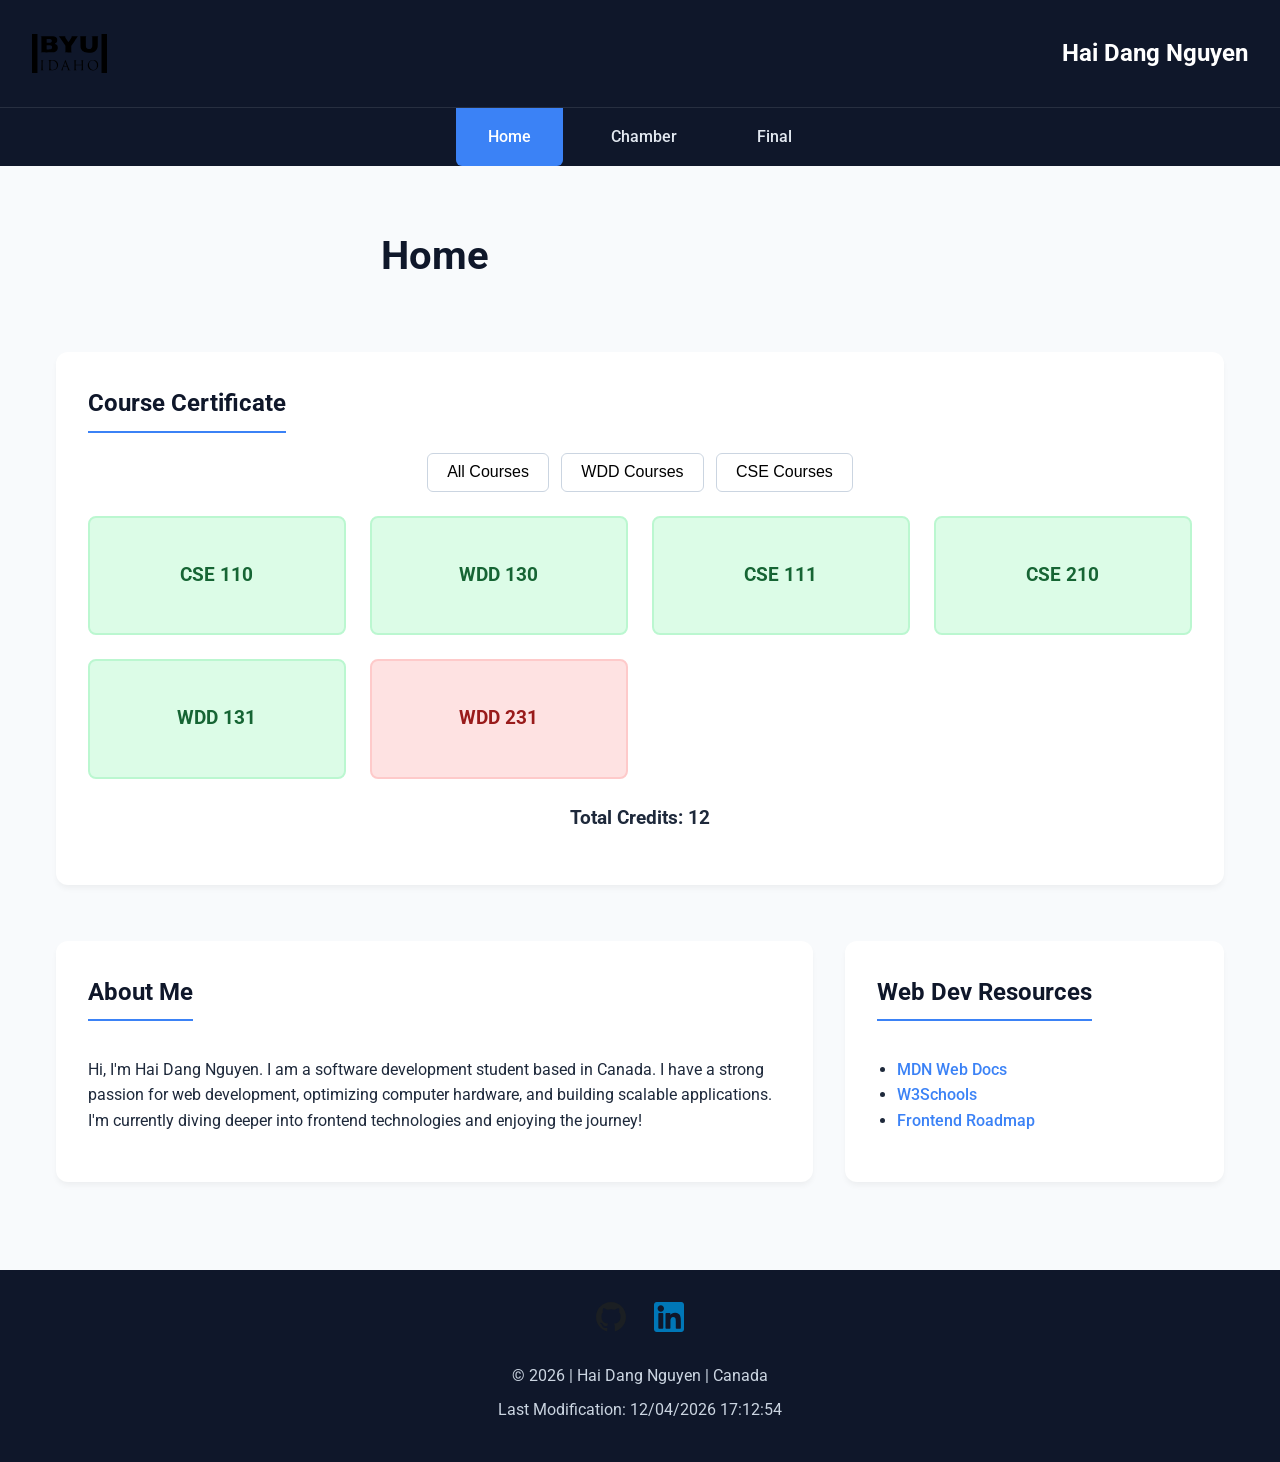
<file: index.html>
<!DOCTYPE html>
<html lang="en">
<head>
    <meta charset="UTF-8">
    <meta name="viewport" content="width=device-width, initial-scale=1.0">
    <title>WDD 231 - Web Frontend Development I - Hai Dang Nguyen</title>
    
    <meta name="description" content="This is the WDD 231 Course Home Page for Hai Dang Nguyen, a software development student based in Canada.">
    <meta name="author" content="Hai Dang Nguyen">
    
    <link rel="preconnect" href="https://fonts.googleapis.com">
    <link rel="preconnect" href="https://fonts.gstatic.com" crossorigin>
    <link href="https://fonts.googleapis.com/css2?family=Roboto:wght@400;500;700&display=swap" rel="stylesheet">
    
    <link rel="stylesheet" href="styles/small.css">
    <link rel="stylesheet" href="styles/larger.css">
    
    <script src="scripts/navigation.js" defer></script>
    <script src="scripts/date.js" defer></script>
    <script src="scripts/course.js" defer></script>
</head>
<body>
    <header>
        <img src="images/logo.svg" alt="Profile Logo" width="75" height="75">
        <span>Hai Dang Nguyen</span>
        <button id="menu" aria-label="Menu">☰</button>
    </header>

    <nav>
        <ul id="nav-list" class="hidden">
            <li><a href="#" class="active">Home</a></li>
            <li><a href="#">Chamber</a></li>
            <li><a href="#">Final</a></li>
        </ul>
    </nav>

    <main>
        <h1>Home</h1>
        
        <section class="card course-section">
            <h2>Course Certificate</h2>
            <div class="filter-buttons">
                <button id="all-btn">All Courses</button>
                <button id="wdd-btn">WDD Courses</button>
                <button id="cse-btn">CSE Courses</button>
            </div>
            
            <div id="course-container"></div>
            
            <p class="credits-info"><strong>Total Credits: <span id="total-credits"></span></strong></p>
        </section>

        <section class="card about-section">
            <h2>About Me</h2>
            <p>Hi, I'm Hai Dang Nguyen. I am a software development student based in Canada. I have a strong passion for web development, optimizing computer hardware, and building scalable applications. I'm currently diving deeper into frontend technologies and enjoying the journey!</p>
        </section>

        <section class="card resources-section">
            <h2>Web Dev Resources</h2>
            <ul>
                <li><a href="https://developer.mozilla.org/en-US/" target="_blank">MDN Web Docs</a></li>
                <li><a href="https://www.w3schools.com/" target="_blank">W3Schools</a></li>
                <li><a href="https://roadmap.sh/frontend" target="_blank">Frontend Roadmap</a></li>
            </ul>
        </section>
    </main>

    <footer>
        <div class="socials">
            <a href="https://github.com/he1dengg" target="_blank">
                <img src="images/github.svg" alt="GitHub Profile Link" width="30" height="30">
            </a>
            <a href="https://linkedin.com/in/he1dengg" target="_blank">
                <img src="images/linkedin.svg" alt="LinkedIn Profile Link" width="30" height="30">
            </a>
        </div>
        <p>&copy; <span id="currentyear"></span> | Hai Dang Nguyen | Canada</p>
        <p id="lastModified"></p>
    </footer>
</body>
</html>
</file>
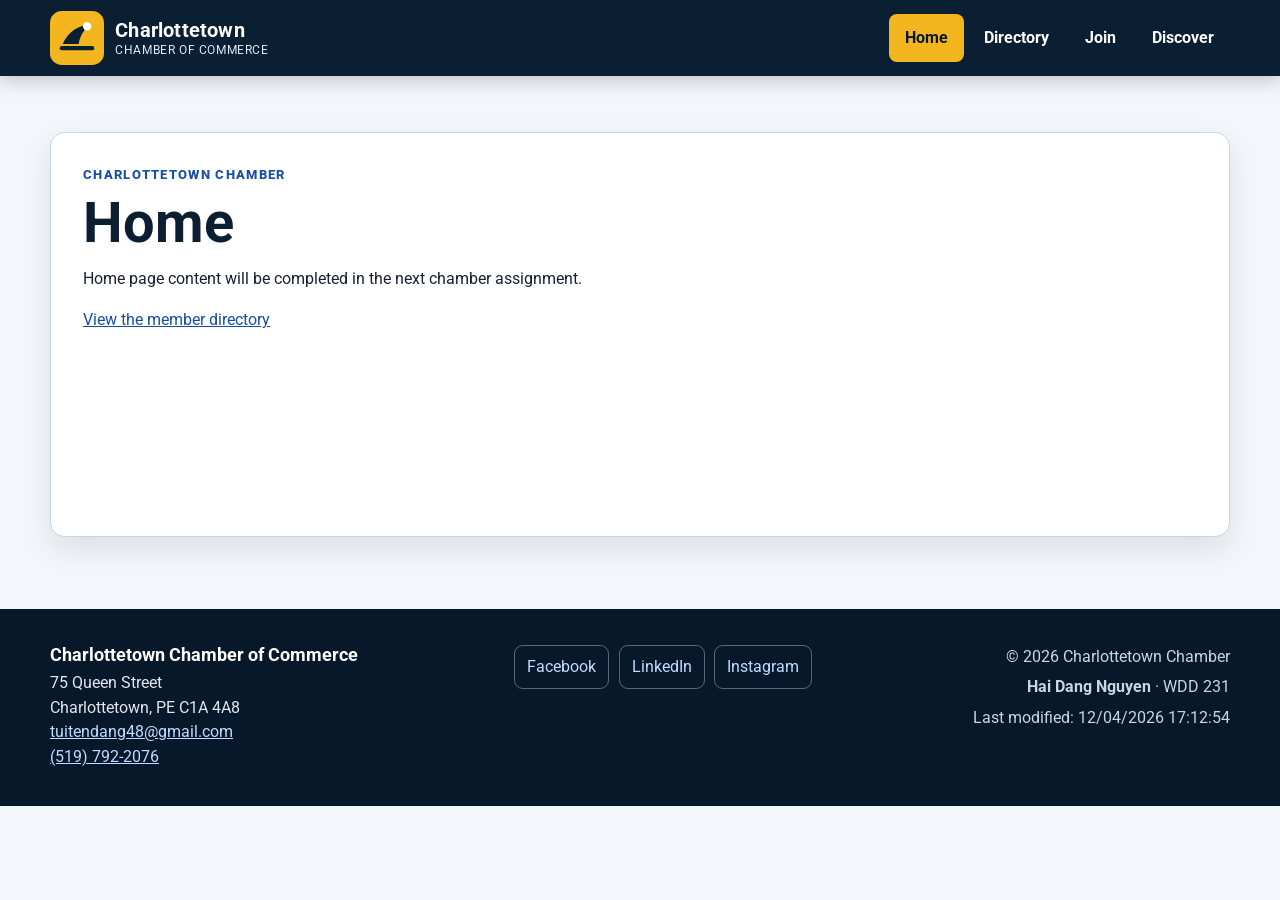
<file: chamber/index.html>
<!doctype html>
<html lang="en">
<head>
  <meta charset="utf-8">
  <meta name="viewport" content="width=device-width, initial-scale=1">
  <title>Charlottetown Chamber of Commerce</title>
  <meta name="description" content="Connect with Charlottetown businesses, community organizations, and local opportunities through the Chamber of Commerce.">
  <meta name="author" content="Hai Dang Nguyen">
  <link rel="icon" href="images/favicon.svg" type="image/svg+xml">
  <link rel="canonical" href="https://he1dengg.github.io/wdd231/chamber/index.html">
  <meta property="og:title" content="Charlottetown Chamber of Commerce">
  <meta property="og:description" content="Connect with local businesses and community opportunities through the Charlottetown Chamber of Commerce.">
  <meta property="og:image" content="https://he1dengg.github.io/wdd231/chamber/images/og-image.png">
  <meta property="og:image:width" content="1200">
  <meta property="og:image:height" content="630">
  <meta property="og:image:alt" content="Charlottetown Chamber of Commerce">
  <meta property="og:url" content="https://he1dengg.github.io/wdd231/chamber/index.html">
  <meta property="og:type" content="website">
  <link rel="preconnect" href="https://fonts.googleapis.com">
  <link rel="preconnect" href="https://fonts.gstatic.com" crossorigin>
  <link href="https://fonts.googleapis.com/css2?family=Roboto:wght@400;500;700;800&amp;display=swap" rel="stylesheet">

  <link rel="stylesheet" href="styles/normalize.css">
  <link rel="stylesheet" href="styles/small.css">
  <link rel="stylesheet" href="styles/larger.css">
  <script src="scripts/chamber.js" defer></script>
</head>
<body>
  <header class="site-header">
    <div class="header-inner">
      <a class="brand" href="index.html" aria-label="Charlottetown Chamber home">
        <img src="images/chamber-logo.svg" alt="Charlottetown Chamber of Commerce logo" width="54" height="54">
        <span><strong>Charlottetown</strong><small>Chamber of Commerce</small></span>
      </a>
      <button id="menu-button" class="menu-button" type="button" aria-label="Open navigation menu" aria-controls="primary-navigation" aria-expanded="false"><span aria-hidden="true">☰</span></button>
      <nav id="primary-navigation" class="primary-navigation" aria-label="Primary navigation">
        <a href="index.html" class="current" aria-current="page">Home</a>
        <a href="directory.html">Directory</a>
        <a href="join.html">Join</a>
        <a href="discover.html">Discover</a>
      </nav>
    </div>
  </header>
  <main>
    <section class="placeholder-page">
      <p class="eyebrow">Charlottetown Chamber</p>
      <h1>Home</h1>
      <p>Home page content will be completed in the next chamber assignment.</p>
      <p><a href="directory.html">View the member directory</a></p>
    </section>
  </main>
  <footer class="site-footer">
    <div class="footer-inner">
      <section aria-labelledby="footer-contact">
        <h2 id="footer-contact">Charlottetown Chamber of Commerce</h2>
        <address>75 Queen Street<br>Charlottetown, PE C1A 4A8<br><a href="mailto:tuitendang48@gmail.com">tuitendang48@gmail.com</a><br><a href="tel:+15197922076">(519) 792-2076</a></address>
      </section>
      <nav class="social-links" aria-label="Social media links">
        <a href="https://www.facebook.com/" target="_blank" rel="noopener">Facebook</a>
        <a href="https://www.linkedin.com/" target="_blank" rel="noopener">LinkedIn</a>
        <a href="https://www.instagram.com/" target="_blank" rel="noopener">Instagram</a>
      </nav>
      <section class="development-info" aria-label="Development information">
        <p>© <span id="current-year"></span> Charlottetown Chamber</p>
        <p><strong>Hai Dang Nguyen</strong> · WDD 231</p>
        <p id="last-modified"></p>
      </section>
    </div>
  </footer>
</body>
</html>
</file>
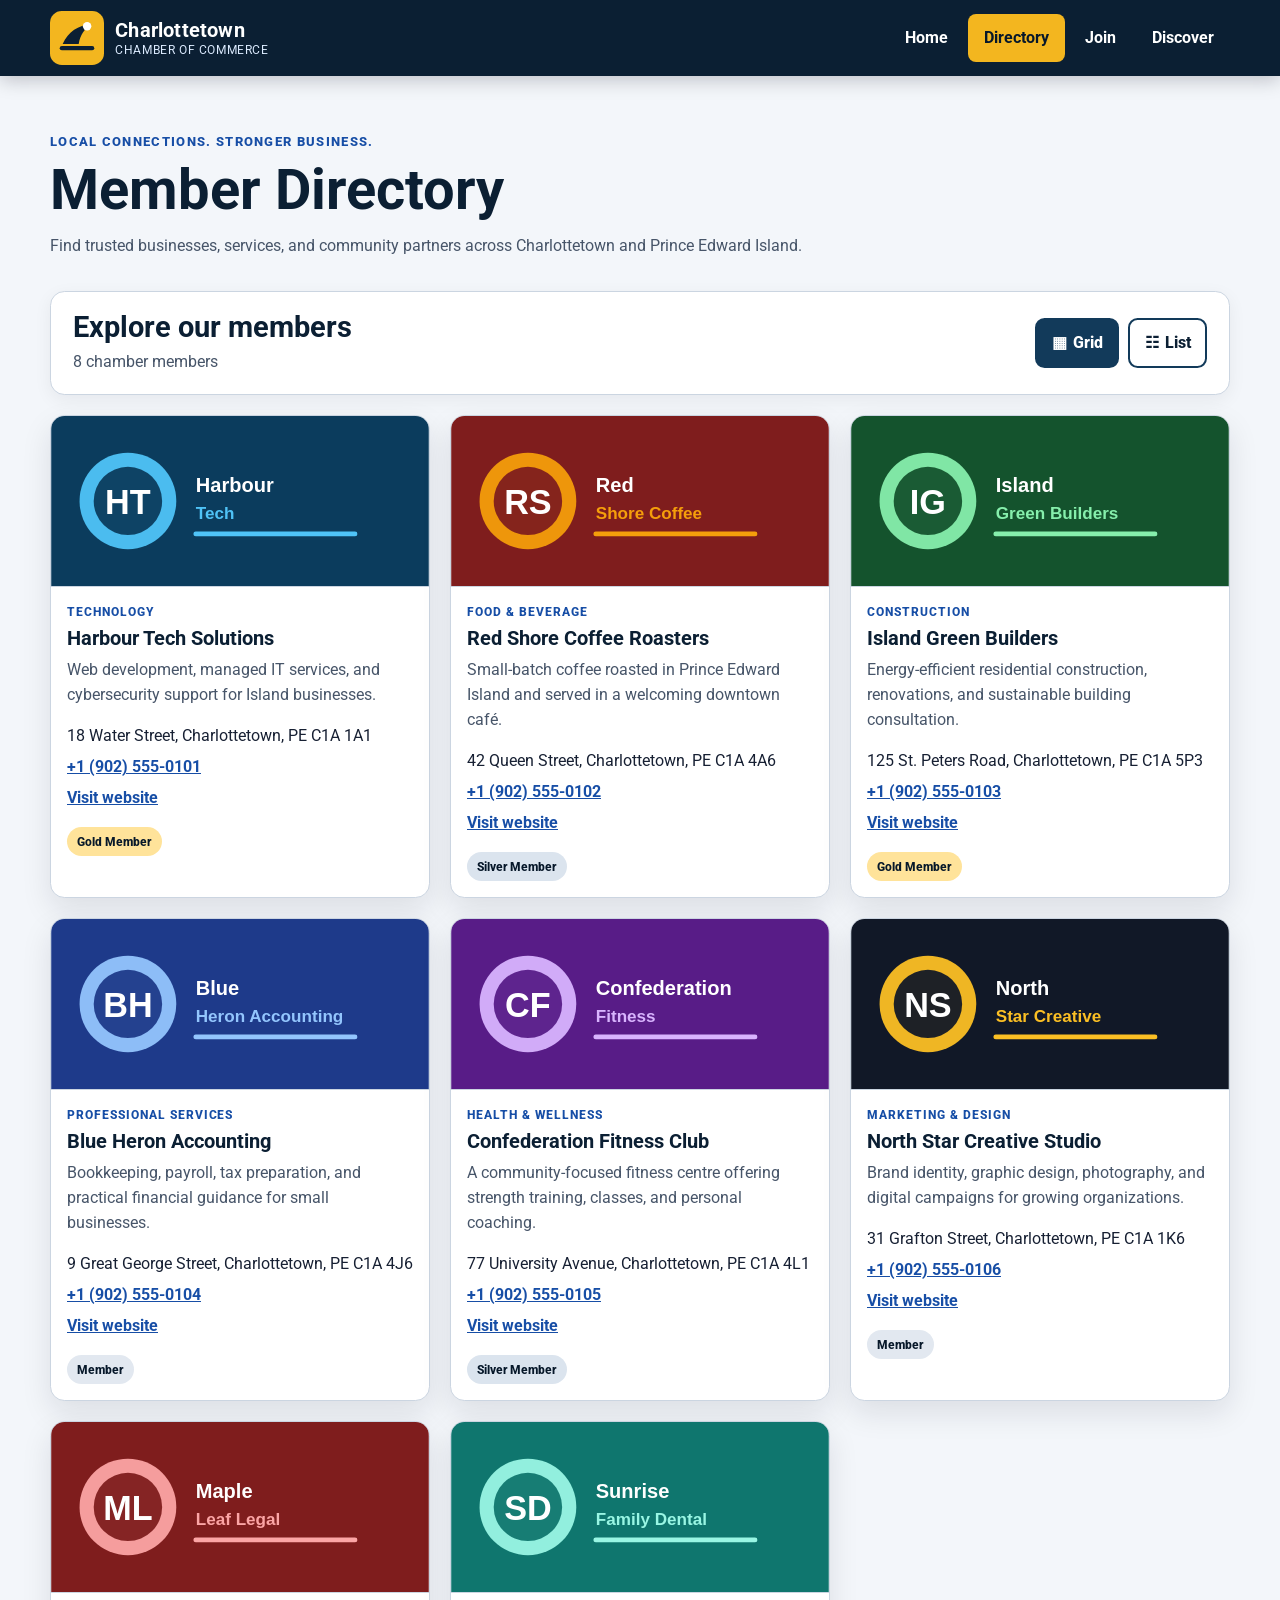
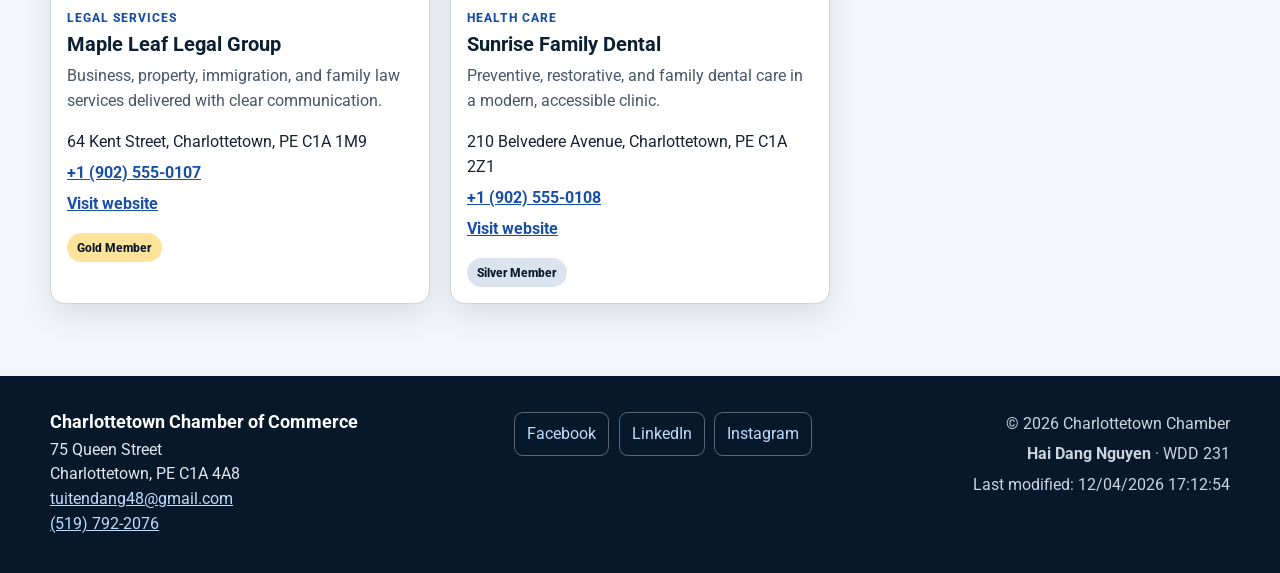
<file: chamber/directory.html>
<!doctype html>
<html lang="en">
<head>
  <meta charset="utf-8">
  <meta name="viewport" content="width=device-width, initial-scale=1">
  <title>Member Directory | Charlottetown Chamber of Commerce</title>
  <meta name="description" content="Explore businesses and community organizations in the Charlottetown Chamber of Commerce member directory.">
  <meta name="author" content="Hai Dang Nguyen">

  <link rel="icon" href="images/favicon.svg" type="image/svg+xml">
  <link rel="canonical" href="https://he1dengg.github.io/wdd231/chamber/directory.html">

  <meta property="og:title" content="Charlottetown Chamber of Commerce Directory">
  <meta property="og:description" content="Connect with local businesses and organizations serving Charlottetown, Prince Edward Island.">
  <meta property="og:image" content="https://he1dengg.github.io/wdd231/chamber/images/og-image.png">
  <meta property="og:image:width" content="1200">
  <meta property="og:image:height" content="630">
  <meta property="og:image:alt" content="Charlottetown Chamber of Commerce member directory">
  <meta property="og:url" content="https://he1dengg.github.io/wdd231/chamber/directory.html">
  <meta property="og:type" content="website">

  <link rel="preconnect" href="https://fonts.googleapis.com">
  <link rel="preconnect" href="https://fonts.gstatic.com" crossorigin>
  <link href="https://fonts.googleapis.com/css2?family=Roboto:wght@400;500;700;800&amp;display=swap" rel="stylesheet">

  <link rel="stylesheet" href="styles/normalize.css">
  <link rel="stylesheet" href="styles/small.css">
  <link rel="stylesheet" href="styles/larger.css">

  <script src="scripts/chamber.js" defer></script>
  <script src="scripts/directory.js" defer></script>
</head>
<body>
  <header class="site-header">
    <div class="header-inner">
      <a class="brand" href="index.html" aria-label="Charlottetown Chamber home">
        <img src="images/chamber-logo.svg" alt="Charlottetown Chamber of Commerce logo" width="54" height="54">
        <span>
          <strong>Charlottetown</strong>
          <small>Chamber of Commerce</small>
        </span>
      </a>

      <button id="menu-button" class="menu-button" type="button" aria-label="Open navigation menu" aria-controls="primary-navigation" aria-expanded="false">
        <span aria-hidden="true">☰</span>
      </button>

      <nav id="primary-navigation" class="primary-navigation" aria-label="Primary navigation">
        <a href="index.html">Home</a>
        <a href="directory.html" class="current" aria-current="page">Directory</a>
        <a href="join.html">Join</a>
        <a href="discover.html">Discover</a>
      </nav>
    </div>
  </header>

  <main>
    <section class="page-intro" aria-labelledby="directory-heading">
      <p class="eyebrow">Local connections. Stronger business.</p>
      <h1 id="directory-heading">Member Directory</h1>
      <p>Find trusted businesses, services, and community partners across Charlottetown and Prince Edward Island.</p>
    </section>

    <section class="directory-panel" aria-labelledby="view-heading">
      <div class="directory-toolbar">
        <div>
          <h2 id="view-heading">Explore our members</h2>
          <p id="member-count" aria-live="polite">Loading members…</p>
        </div>

        <div class="view-buttons" role="group" aria-label="Choose directory layout">
          <button id="grid-view" class="view-button active" type="button" aria-pressed="true">
            <span aria-hidden="true">▦</span> Grid
          </button>
          <button id="list-view" class="view-button" type="button" aria-pressed="false">
            <span aria-hidden="true">☷</span> List
          </button>
        </div>
      </div>

      <div id="members" class="members grid-view" aria-live="polite"></div>
      <p id="directory-error" class="error-message" role="alert" hidden></p>

      <noscript>
        <p class="error-message">JavaScript is required to load the member directory.</p>
      </noscript>
    </section>
  </main>

  <footer class="site-footer">
    <div class="footer-inner">
      <section aria-labelledby="footer-contact">
        <h2 id="footer-contact">Charlottetown Chamber of Commerce</h2>
        <address>
          75 Queen Street<br>
          Charlottetown, PE C1A 4A8<br>
          <a href="mailto:tuitendang48@gmail.com">tuitendang48@gmail.com</a><br>
          <a href="tel:+15197922076">(519) 792-2076</a>
        </address>
      </section>

      <nav class="social-links" aria-label="Social media links">
        <a href="https://www.facebook.com/" target="_blank" rel="noopener">Facebook</a>
        <a href="https://www.linkedin.com/" target="_blank" rel="noopener">LinkedIn</a>
        <a href="https://www.instagram.com/" target="_blank" rel="noopener">Instagram</a>
      </nav>

      <section class="development-info" aria-label="Development information">
        <p>© <span id="current-year"></span> Charlottetown Chamber</p>
        <p><strong>Hai Dang Nguyen</strong> · WDD 231</p>
        <p id="last-modified"></p>
      </section>
    </div>
  </footer>
</body>
</html>
</file>
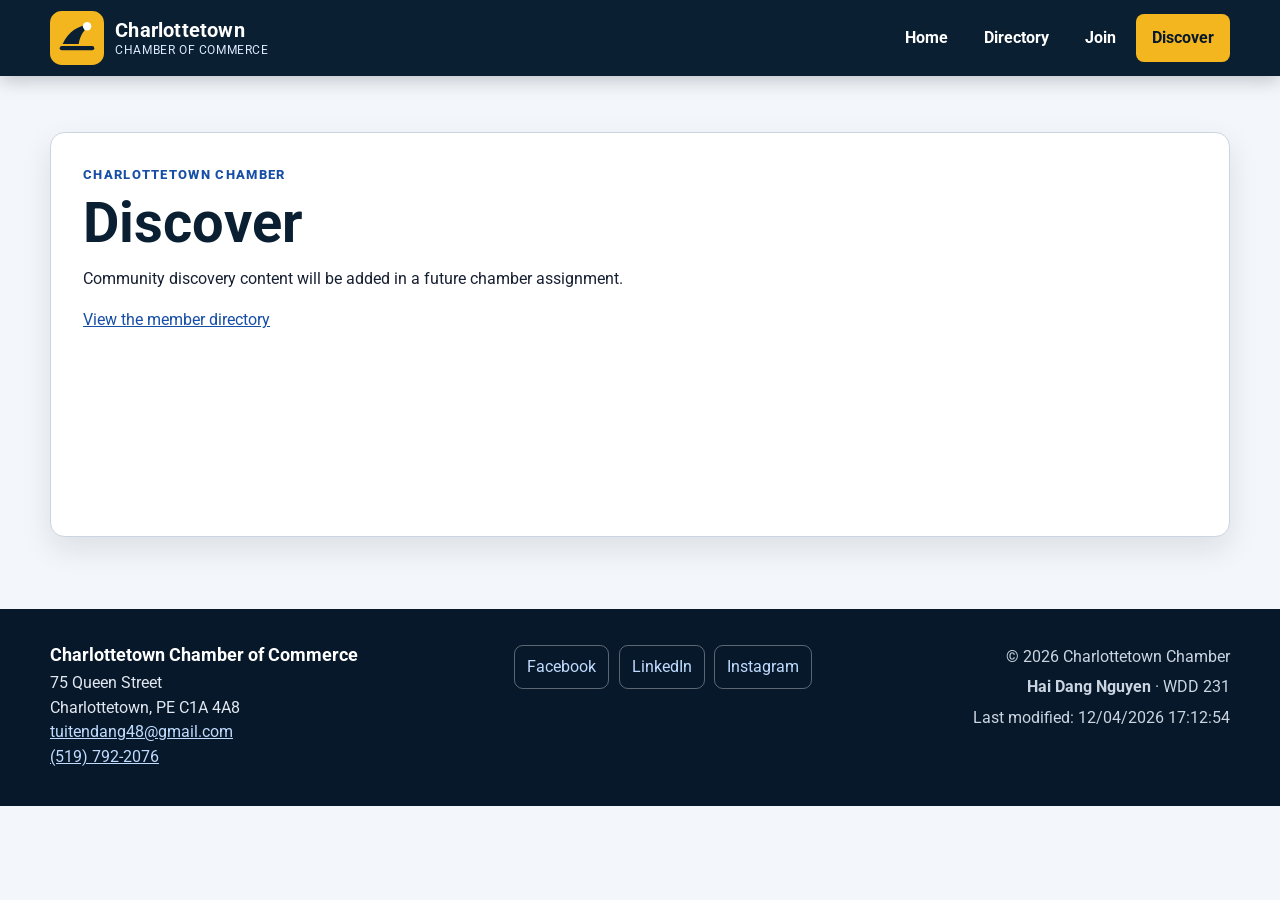
<file: chamber/discover.html>
<!doctype html>
<html lang="en">
<head>
  <meta charset="utf-8">
  <meta name="viewport" content="width=device-width, initial-scale=1">
  <title>Discover | Charlottetown Chamber of Commerce</title>
  <meta name="description" content="Discover Charlottetown businesses, community resources, and regional opportunities through the local chamber.">
  <meta name="author" content="Hai Dang Nguyen">
  <link rel="icon" href="images/favicon.svg" type="image/svg+xml">
  <link rel="canonical" href="https://he1dengg.github.io/wdd231/chamber/discover.html">
  <meta property="og:title" content="Discover Charlottetown Business Community">
  <meta property="og:description" content="Explore local businesses, community resources, and opportunities across Charlottetown and Prince Edward Island.">
  <meta property="og:image" content="https://he1dengg.github.io/wdd231/chamber/images/og-image.png">
  <meta property="og:image:width" content="1200">
  <meta property="og:image:height" content="630">
  <meta property="og:image:alt" content="Charlottetown Chamber of Commerce">
  <meta property="og:url" content="https://he1dengg.github.io/wdd231/chamber/discover.html">
  <meta property="og:type" content="website">
  <link rel="preconnect" href="https://fonts.googleapis.com">
  <link rel="preconnect" href="https://fonts.gstatic.com" crossorigin>
  <link href="https://fonts.googleapis.com/css2?family=Roboto:wght@400;500;700;800&amp;display=swap" rel="stylesheet">

  <link rel="stylesheet" href="styles/normalize.css">
  <link rel="stylesheet" href="styles/small.css">
  <link rel="stylesheet" href="styles/larger.css">
  <script src="scripts/chamber.js" defer></script>
</head>
<body>
  <header class="site-header">
    <div class="header-inner">
      <a class="brand" href="index.html" aria-label="Charlottetown Chamber home">
        <img src="images/chamber-logo.svg" alt="Charlottetown Chamber of Commerce logo" width="54" height="54">
        <span><strong>Charlottetown</strong><small>Chamber of Commerce</small></span>
      </a>
      <button id="menu-button" class="menu-button" type="button" aria-label="Open navigation menu" aria-controls="primary-navigation" aria-expanded="false"><span aria-hidden="true">☰</span></button>
      <nav id="primary-navigation" class="primary-navigation" aria-label="Primary navigation">
        <a href="index.html">Home</a>
        <a href="directory.html">Directory</a>
        <a href="join.html">Join</a>
        <a href="discover.html" class="current" aria-current="page">Discover</a>
      </nav>
    </div>
  </header>
  <main>
    <section class="placeholder-page">
      <p class="eyebrow">Charlottetown Chamber</p>
      <h1>Discover</h1>
      <p>Community discovery content will be added in a future chamber assignment.</p>
      <p><a href="directory.html">View the member directory</a></p>
    </section>
  </main>
  <footer class="site-footer">
    <div class="footer-inner">
      <section aria-labelledby="footer-contact">
        <h2 id="footer-contact">Charlottetown Chamber of Commerce</h2>
        <address>75 Queen Street<br>Charlottetown, PE C1A 4A8<br><a href="mailto:tuitendang48@gmail.com">tuitendang48@gmail.com</a><br><a href="tel:+15197922076">(519) 792-2076</a></address>
      </section>
      <nav class="social-links" aria-label="Social media links">
        <a href="https://www.facebook.com/" target="_blank" rel="noopener">Facebook</a>
        <a href="https://www.linkedin.com/" target="_blank" rel="noopener">LinkedIn</a>
        <a href="https://www.instagram.com/" target="_blank" rel="noopener">Instagram</a>
      </nav>
      <section class="development-info" aria-label="Development information">
        <p>© <span id="current-year"></span> Charlottetown Chamber</p>
        <p><strong>Hai Dang Nguyen</strong> · WDD 231</p>
        <p id="last-modified"></p>
      </section>
    </div>
  </footer>
</body>
</html>
</file>
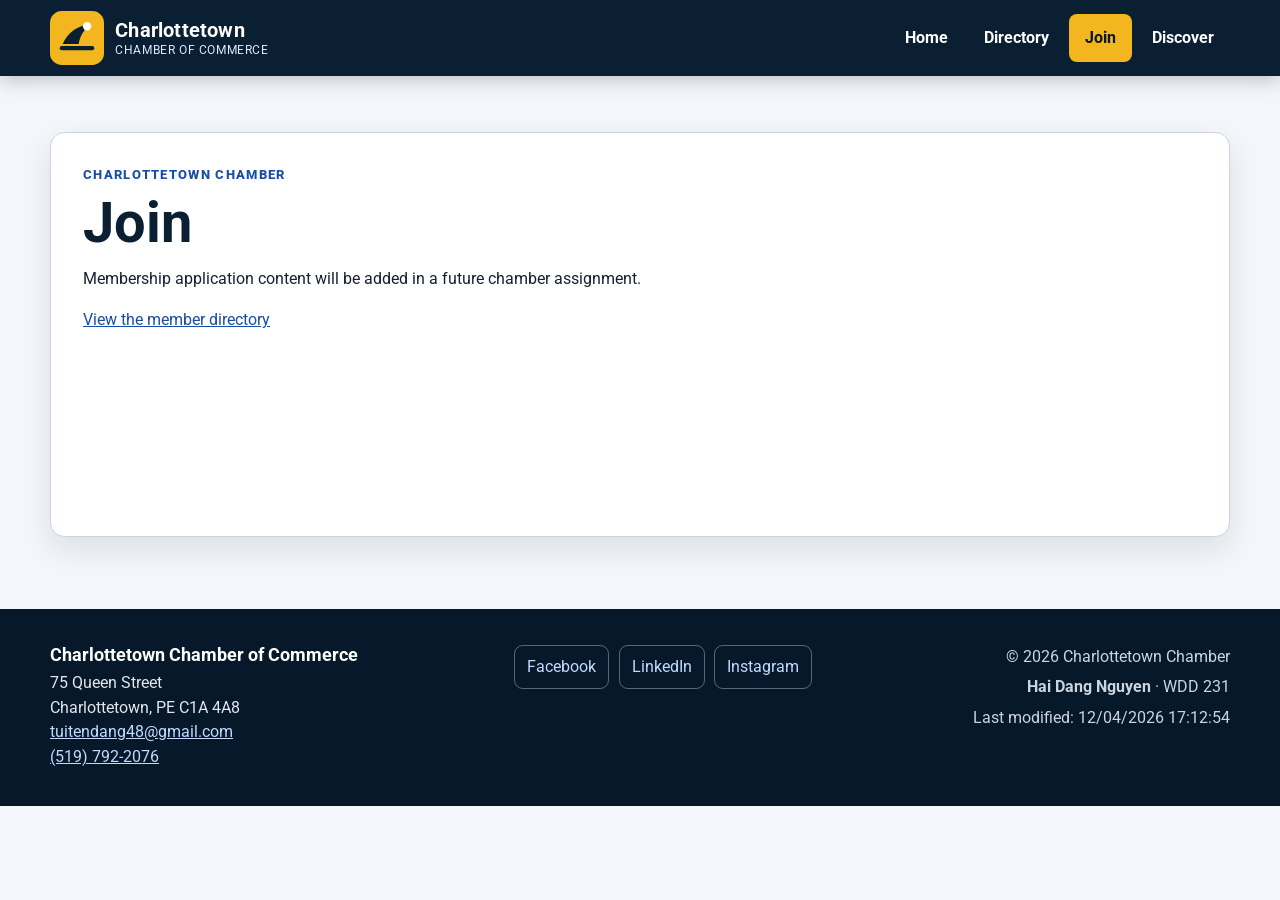
<file: chamber/join.html>
<!doctype html>
<html lang="en">
<head>
  <meta charset="utf-8">
  <meta name="viewport" content="width=device-width, initial-scale=1">
  <title>Join | Charlottetown Chamber of Commerce</title>
  <meta name="description" content="Learn about membership opportunities and how to join the Charlottetown Chamber of Commerce business community.">
  <meta name="author" content="Hai Dang Nguyen">
  <link rel="icon" href="images/favicon.svg" type="image/svg+xml">
  <link rel="canonical" href="https://he1dengg.github.io/wdd231/chamber/join.html">
  <meta property="og:title" content="Join the Charlottetown Chamber of Commerce">
  <meta property="og:description" content="Grow your network and support the local business community by joining the Charlottetown Chamber of Commerce.">
  <meta property="og:image" content="https://he1dengg.github.io/wdd231/chamber/images/og-image.png">
  <meta property="og:image:width" content="1200">
  <meta property="og:image:height" content="630">
  <meta property="og:image:alt" content="Charlottetown Chamber of Commerce">
  <meta property="og:url" content="https://he1dengg.github.io/wdd231/chamber/join.html">
  <meta property="og:type" content="website">
  <link rel="preconnect" href="https://fonts.googleapis.com">
  <link rel="preconnect" href="https://fonts.gstatic.com" crossorigin>
  <link href="https://fonts.googleapis.com/css2?family=Roboto:wght@400;500;700;800&amp;display=swap" rel="stylesheet">

  <link rel="stylesheet" href="styles/normalize.css">
  <link rel="stylesheet" href="styles/small.css">
  <link rel="stylesheet" href="styles/larger.css">
  <script src="scripts/chamber.js" defer></script>
</head>
<body>
  <header class="site-header">
    <div class="header-inner">
      <a class="brand" href="index.html" aria-label="Charlottetown Chamber home">
        <img src="images/chamber-logo.svg" alt="Charlottetown Chamber of Commerce logo" width="54" height="54">
        <span><strong>Charlottetown</strong><small>Chamber of Commerce</small></span>
      </a>
      <button id="menu-button" class="menu-button" type="button" aria-label="Open navigation menu" aria-controls="primary-navigation" aria-expanded="false"><span aria-hidden="true">☰</span></button>
      <nav id="primary-navigation" class="primary-navigation" aria-label="Primary navigation">
        <a href="index.html">Home</a>
        <a href="directory.html">Directory</a>
        <a href="join.html" class="current" aria-current="page">Join</a>
        <a href="discover.html">Discover</a>
      </nav>
    </div>
  </header>
  <main>
    <section class="placeholder-page">
      <p class="eyebrow">Charlottetown Chamber</p>
      <h1>Join</h1>
      <p>Membership application content will be added in a future chamber assignment.</p>
      <p><a href="directory.html">View the member directory</a></p>
    </section>
  </main>
  <footer class="site-footer">
    <div class="footer-inner">
      <section aria-labelledby="footer-contact">
        <h2 id="footer-contact">Charlottetown Chamber of Commerce</h2>
        <address>75 Queen Street<br>Charlottetown, PE C1A 4A8<br><a href="mailto:tuitendang48@gmail.com">tuitendang48@gmail.com</a><br><a href="tel:+15197922076">(519) 792-2076</a></address>
      </section>
      <nav class="social-links" aria-label="Social media links">
        <a href="https://www.facebook.com/" target="_blank" rel="noopener">Facebook</a>
        <a href="https://www.linkedin.com/" target="_blank" rel="noopener">LinkedIn</a>
        <a href="https://www.instagram.com/" target="_blank" rel="noopener">Instagram</a>
      </nav>
      <section class="development-info" aria-label="Development information">
        <p>© <span id="current-year"></span> Charlottetown Chamber</p>
        <p><strong>Hai Dang Nguyen</strong> · WDD 231</p>
        <p id="last-modified"></p>
      </section>
    </div>
  </footer>
</body>
</html>
</file>
<file: styles/small.css>
:root {
    --primary-color: #0f172a;
    --accent-color: #3b82f6;
    --secondary-color: #ffffff;
    --background-color: #f8fafc;
    --text-color: #1e293b;
    --completed-bg: #dcfce7;
    --completed-text: #166534;
    --completed-border: #bbf7d0;
    --incomplete-bg: #fee2e2;
    --incomplete-text: #991b1b;
    --incomplete-border: #fecaca;
}

* {
    box-sizing: border-box;
}

body {
    font-family: 'Roboto', sans-serif;
    margin: 0;
    padding: 0;
    background-color: var(--background-color);
    color: var(--text-color);
    line-height: 1.6;
}

header {
    background-color: var(--primary-color);
    color: white;
    display: flex;
    align-items: center;
    justify-content: space-between;
    padding: 1rem 2rem;
    box-shadow: 0 4px 6px -1px rgba(0, 0, 0, 0.1);
}

header span {
    font-size: 1.5rem;
    font-weight: 700;
}

#menu {
    font-size: 2rem;
    background: none;
    border: none;
    color: white;
    cursor: pointer;
}

nav {
    background-color: var(--primary-color);
    border-top: 1px solid rgba(255, 255, 255, 0.1);
}

nav ul {
    list-style: none;
    padding: 0;
    margin: 0;
}

nav ul.hidden {
    display: none;
}

nav ul li a {
    display: block;
    padding: 1rem;
    color: #e2e8f0;
    text-decoration: none;
    text-align: center;
    font-weight: 500;
    transition: background-color 0.3s ease;
}

nav ul li a:hover, nav ul li a.active {
    background-color: var(--accent-color);
    color: white;
}

main {
    padding: 2rem 1rem;
    max-width: 1200px;
    margin: 0 auto;
}

h1 {
    text-align: center;
    color: var(--primary-color);
    margin-bottom: 2rem;
    font-size: 2.5rem;
}

.card {
    background: var(--secondary-color);
    padding: 2rem;
    margin-bottom: 1.5rem;
    border-radius: 12px;
    box-shadow: 0 4px 6px -1px rgba(0, 0, 0, 0.05);
}

.card h2 {
    color: var(--primary-color);
    border-bottom: 2px solid var(--accent-color);
    padding-bottom: 0.5rem;
    display: inline-block;
    margin-top: 0;
}

.filter-buttons {
    display: flex;
    justify-content: center;
    gap: 12px;
    margin-bottom: 1.5rem;
    flex-wrap: wrap;
}

.filter-buttons button {
    padding: 0.6rem 1.2rem;
    cursor: pointer;
    border: 1px solid #cbd5e1;
    border-radius: 6px;
    background-color: white;
    font-size: 1rem;
    font-weight: 500;
    transition: all 0.2s ease;
}

.filter-buttons button:hover {
    background-color: var(--primary-color);
    color: white;
    border-color: var(--primary-color);
}

#course-container {
    display: grid;
    gap: 1rem;
    margin-bottom: 1.5rem;
}

.course-card {
    padding: 1.5rem 1rem;
    border-radius: 8px;
    text-align: center;
    font-weight: bold;
    border: 2px solid transparent;
}

.completed {
    background-color: var(--completed-bg);
    color: var(--completed-text);
    border-color: var(--completed-border);
}

.incomplete {
    background-color: var(--incomplete-bg);
    color: var(--incomplete-text);
    border-color: var(--incomplete-border);
}

.credits-info {
    text-align: center;
    font-size: 1.2rem;
    margin-top: 1rem;
}

.resources-section ul {
    padding-left: 20px;
}

.resources-section a {
    color: var(--accent-color);
    text-decoration: none;
    font-weight: 500;
}

.resources-section a:hover {
    text-decoration: underline;
}

footer {
    background-color: var(--primary-color);
    color: #cbd5e1;
    text-align: center;
    padding: 2rem;
    margin-top: 2rem;
}

footer p {
    margin: 0.5rem 0;
}

.socials {
    margin-bottom: 1.5rem;
}

.socials a {
    margin: 0 12px;
    display: inline-block;
}
</file>
<file: styles/larger.css>
@media (min-width: 768px) {
    #menu {
        display: none;
    }
    
    nav {
        display: flex;
        justify-content: center;
    }

    nav ul {
        display: flex;
        justify-content: center;
        gap: 1rem;
    }
    
    nav ul.hidden {
        display: flex;
    }
    
    nav ul li a {
        padding: 1rem 2rem;
        border-radius: 0 0 6px 6px;
    }
    
    main {
        display: grid;
        grid-template-columns: 2fr 1fr;
        gap: 2rem;
    }
    
    .course-section {
        grid-column: 1 / -1; /* Chiếm toàn bộ chiều ngang ở trên cùng */
    }

    .about-section {
        grid-column: 1 / 2;
    }

    .resources-section {
        grid-column: 2 / 3;
    }
    
    #course-container {
        grid-template-columns: repeat(auto-fit, minmax(220px, 1fr));
        gap: 1.5rem;
    }
}
</file>
<file: chamber/styles/small.css>
:root {
  --navy-950: #07182a;
  --navy-900: #0b1f33;
  --navy-800: #123a5a;
  --blue-700: #174ea6;
  --blue-600: #1d5fbf;
  --gold-400: #f3b61f;
  --ink: #172033;
  --muted: #475569;
  --surface: #ffffff;
  --surface-soft: #f3f6fa;
  --border: #cbd5e1;
  --danger: #9f1239;
  --shadow: 0 12px 30px rgb(15 23 42 / 10%);
  --radius: 0.9rem;
}

html {
  min-width: 320px;
  background: var(--surface-soft);
  scroll-behavior: smooth;
}

body {
  min-height: 100vh;
  color: var(--ink);
  background: var(--surface-soft);
  font-family: "Roboto", Arial, Helvetica, sans-serif;
  line-height: 1.55;
  overflow-wrap: anywhere;
}

button,
a {
  -webkit-tap-highlight-color: transparent;
}

a {
  color: var(--blue-700);
}

a:hover {
  text-decoration-thickness: 2px;
}

a:focus-visible,
button:focus-visible {
  outline: 3px solid var(--gold-400);
  outline-offset: 3px;
}

.site-header {
  position: relative;
  z-index: 10;
  color: #fff;
  background: var(--navy-900);
  box-shadow: 0 4px 18px rgb(2 6 23 / 22%);
}

.header-inner,
.footer-inner,
main {
  width: min(100% - 2rem, 1180px);
  margin-inline: auto;
}

.header-inner {
  position: relative;
  display: flex;
  min-height: 76px;
  align-items: center;
  justify-content: space-between;
  gap: 1rem;
}

.brand {
  display: inline-flex;
  min-width: 0;
  align-items: center;
  gap: 0.7rem;
  color: #fff;
  text-decoration: none;
}

.brand img {
  flex: 0 0 auto;
}

.brand span {
  display: grid;
  line-height: 1.1;
}

.brand strong {
  font-size: clamp(1rem, 5vw, 1.25rem);
  letter-spacing: 0.01em;
}

.brand small {
  margin-top: 0.22rem;
  color: #dbeafe;
  font-size: 0.75rem;
  letter-spacing: 0.05em;
  text-transform: uppercase;
}

.menu-button {
  display: grid;
  width: 46px;
  height: 46px;
  flex: 0 0 auto;
  place-items: center;
  border: 1px solid rgb(255 255 255 / 45%);
  border-radius: 0.6rem;
  color: #fff;
  background: transparent;
  cursor: pointer;
  font-size: 1.55rem;
}

.menu-button:hover {
  background: rgb(255 255 255 / 10%);
}

.primary-navigation {
  position: absolute;
  top: 76px;
  right: 0;
  left: 0;
  display: none;
  padding: 0.5rem 1rem 1rem;
  background: var(--navy-900);
}

.primary-navigation.open {
  display: grid;
}

.primary-navigation a {
  padding: 0.85rem 1rem;
  border-radius: 0.5rem;
  color: #fff;
  font-weight: 700;
  text-decoration: none;
}

.primary-navigation a:hover {
  background: rgb(255 255 255 / 12%);
}

.primary-navigation a.current {
  color: var(--navy-950);
  background: var(--gold-400);
}

main {
  padding-block: 2.5rem 3.5rem;
}

.page-intro {
  max-width: 760px;
  margin-bottom: 2rem;
}

.eyebrow {
  margin-bottom: 0.35rem;
  color: var(--blue-700);
  font-size: 0.82rem;
  font-weight: 800;
  letter-spacing: 0.1em;
  text-transform: uppercase;
}

h1,
h2,
h3 {
  color: var(--navy-900);
  line-height: 1.15;
}

h1 {
  margin-bottom: 0.75rem;
  font-size: clamp(2rem, 10vw, 3.5rem);
}

h2 {
  margin-bottom: 0.35rem;
  font-size: clamp(1.35rem, 5vw, 1.8rem);
}

h3 {
  margin-bottom: 0.5rem;
  font-size: 1.25rem;
}

.page-intro > p:last-child,
.directory-toolbar p {
  margin-bottom: 0;
  color: var(--muted);
}

.directory-panel {
  min-width: 0;
}

.directory-toolbar {
  display: grid;
  gap: 1rem;
  margin-bottom: 1.25rem;
  padding: 1rem;
  border: 1px solid var(--border);
  border-radius: var(--radius);
  background: var(--surface);
  box-shadow: 0 5px 18px rgb(15 23 42 / 6%);
}

.view-buttons {
  display: flex;
  align-items: center;
  gap: 0.55rem;
}

.view-button {
  display: inline-flex;
  min-height: 44px;
  align-items: center;
  justify-content: center;
  gap: 0.4rem;
  padding: 0.65rem 0.9rem;
  border: 2px solid var(--navy-800);
  border-radius: 0.6rem;
  color: var(--navy-900);
  background: #fff;
  cursor: pointer;
  font-weight: 800;
}

.view-button:hover,
.view-button.active {
  color: #fff;
  background: var(--navy-800);
}

.members {
  min-width: 0;
}

.members.grid-view {
  display: grid;
  grid-template-columns: minmax(0, 1fr);
  gap: 1rem;
}

.member-card {
  min-width: 0;
  overflow: hidden;
  border: 1px solid var(--border);
  border-radius: var(--radius);
  background: var(--surface);
  box-shadow: var(--shadow);
}

.member-card figure {
  display: grid;
  min-height: 150px;
  margin: 0;
  place-items: center;
  border-bottom: 1px solid var(--border);
  background: linear-gradient(145deg, #eef4fb, #fff);
}

.member-card img {
  width: 100%;
  height: 170px;
  object-fit: cover;
}

.member-content {
  padding: 1rem;
}

.member-category {
  margin-bottom: 0.35rem;
  color: var(--blue-700);
  font-size: 0.76rem;
  font-weight: 800;
  letter-spacing: 0.08em;
  text-transform: uppercase;
}

.member-description {
  color: var(--muted);
}

.member-details {
  display: grid;
  gap: 0.4rem;
  margin: 1rem 0 0;
  padding: 0;
  list-style: none;
}

.member-details li {
  min-width: 0;
}

.member-details a {
  font-weight: 700;
}

.membership-badge {
  display: inline-flex;
  align-items: center;
  margin-top: 1rem;
  padding: 0.3rem 0.65rem;
  border-radius: 999px;
  color: var(--navy-950);
  background: #e2e8f0;
  font-size: 0.78rem;
  font-weight: 800;
}

.membership-badge.silver {
  background: #dbe4ee;
}

.membership-badge.gold {
  background: #ffe39a;
}

.members.list-view {
  display: grid;
  gap: 0.7rem;
}

.members.list-view .member-card {
  display: block;
  border-left: 5px solid var(--blue-600);
  border-radius: 0.6rem;
  box-shadow: 0 3px 12px rgb(15 23 42 / 6%);
}

.members.list-view .member-card:nth-child(even) {
  background: #edf3f9;
}

.members.list-view figure,
.members.list-view .member-description,
.members.list-view .member-category {
  display: none;
}

.members.list-view .member-content {
  display: grid;
  gap: 0.55rem;
  padding: 0.9rem 1rem;
}

.members.list-view .member-content h3,
.members.list-view .member-details,
.members.list-view .membership-badge {
  margin: 0;
}

.members.list-view .member-details {
  display: grid;
  gap: 0.35rem;
}

.error-message {
  padding: 1rem;
  border: 1px solid #fda4af;
  border-radius: 0.65rem;
  color: var(--danger);
  background: #fff1f2;
  font-weight: 700;
}

.site-footer {
  color: #e2e8f0;
  background: var(--navy-950);
}

.footer-inner {
  display: grid;
  gap: 1.5rem;
  padding-block: 2.25rem;
}

.site-footer h2 {
  color: #fff;
  font-size: 1.1rem;
}

.site-footer p {
  margin-bottom: 0.35rem;
}

.site-footer a {
  color: #bfdbfe;
}

.social-links {
  display: flex;
  flex-wrap: wrap;
  align-items: flex-start;
  gap: 0.6rem;
}

.social-links a {
  padding: 0.55rem 0.75rem;
  border: 1px solid rgb(255 255 255 / 34%);
  border-radius: 0.55rem;
  text-decoration: none;
}

.social-links a:hover {
  color: var(--navy-950);
  background: var(--gold-400);
}

.development-info {
  color: #cbd5e1;
}

.placeholder-page {
  min-height: 45vh;
  padding: 2rem;
  border: 1px solid var(--border);
  border-radius: var(--radius);
  background: var(--surface);
  box-shadow: var(--shadow);
}
</file>
<file: chamber/styles/larger.css>
@media (min-width: 700px) {
  .menu-button {
    display: none;
  }

  .primary-navigation,
  .primary-navigation.open {
    position: static;
    display: flex;
    padding: 0;
    background: transparent;
  }

  .primary-navigation a {
    padding: 0.7rem 0.85rem;
  }

  main {
    padding-block: 3.5rem 4.5rem;
  }

  .directory-toolbar {
    grid-template-columns: minmax(0, 1fr) auto;
    align-items: center;
    padding: 1.2rem 1.35rem;
  }

  .members.grid-view {
    grid-template-columns: repeat(2, minmax(0, 1fr));
    gap: 1.25rem;
  }

  .members.list-view .member-content {
    grid-template-columns: minmax(160px, 1.2fr) minmax(0, 2.2fr) auto;
    align-items: center;
    gap: 1rem;
  }

  .members.list-view .member-details {
    grid-template-columns: repeat(2, minmax(0, 1fr));
  }

  .members.list-view .membership-badge {
    justify-self: end;
  }

  .footer-inner {
    grid-template-columns: 1.4fr 1fr 1.2fr;
    align-items: start;
  }

  .development-info {
    text-align: right;
  }
}

@media (min-width: 1024px) {
  .primary-navigation {
    gap: 0.25rem;
  }

  .primary-navigation a {
    padding-inline: 1rem;
  }

  .members.grid-view {
    grid-template-columns: repeat(3, minmax(0, 1fr));
  }
}
</file>
